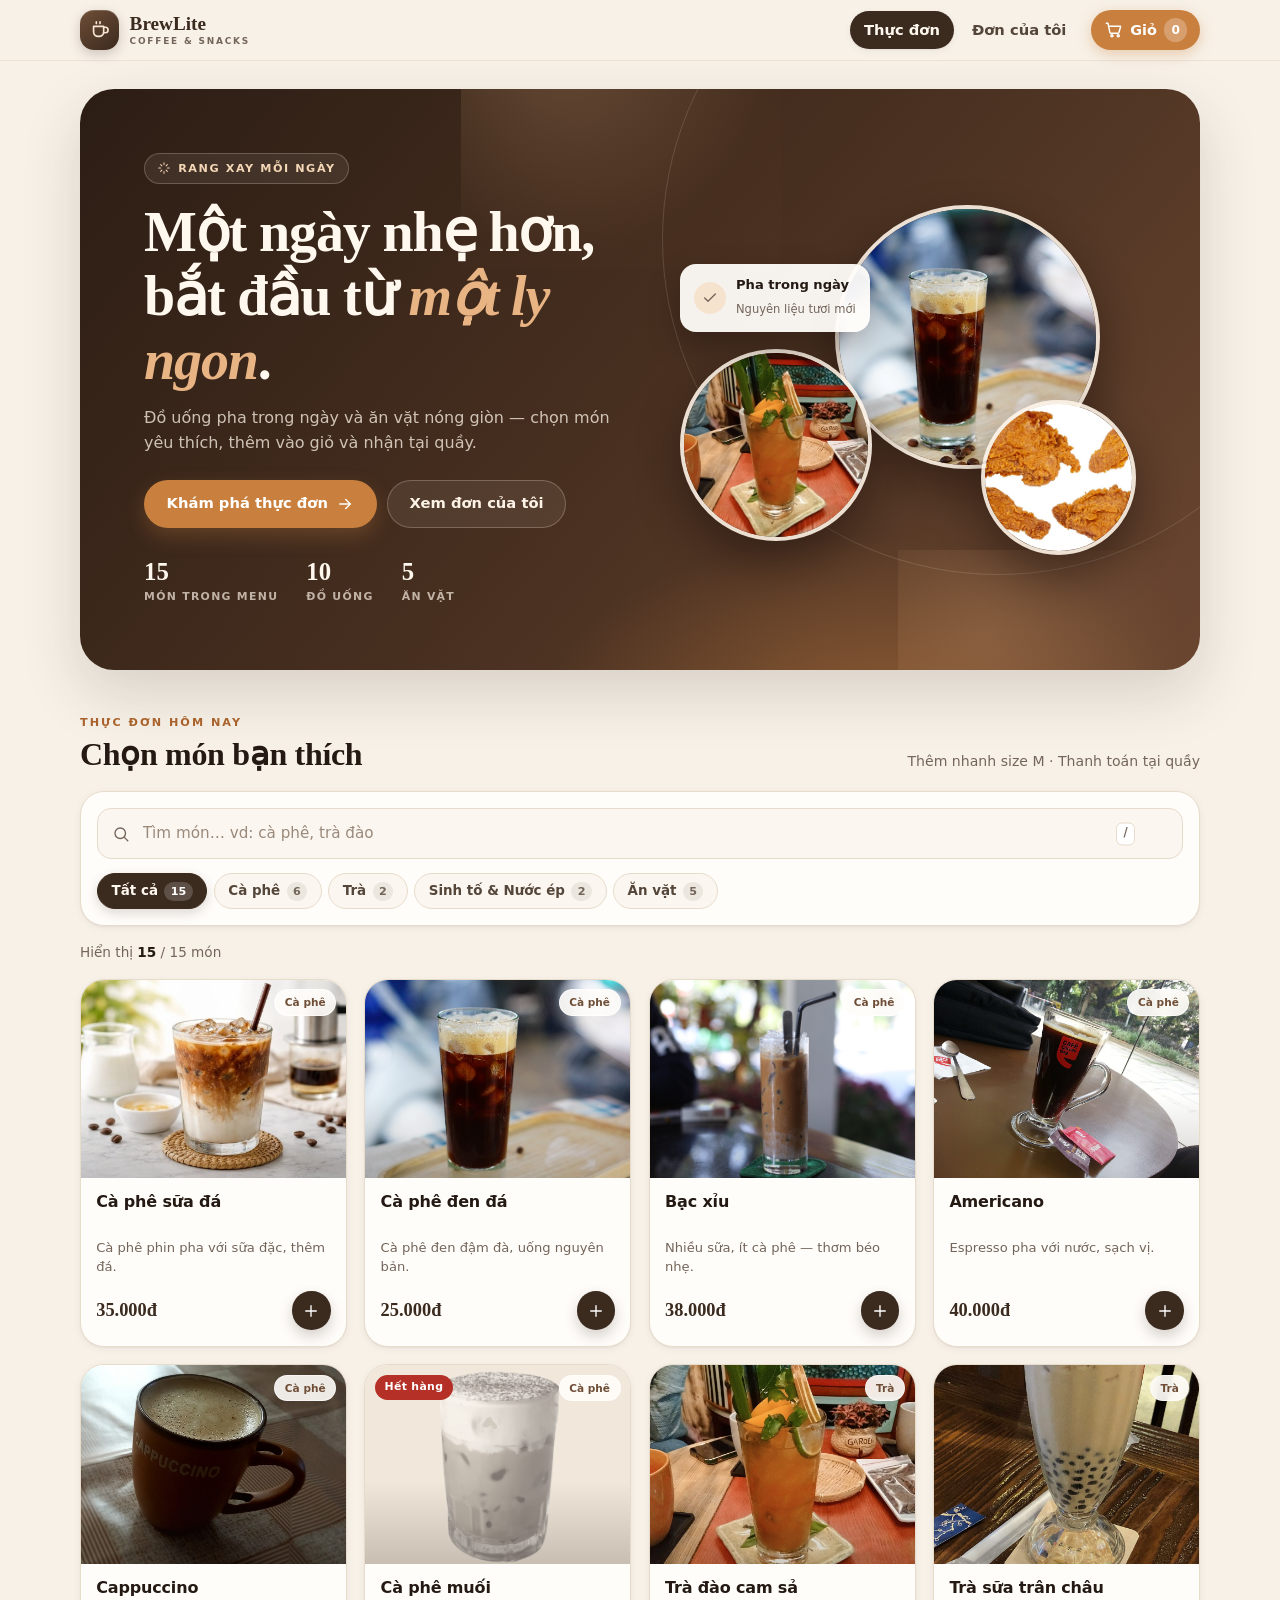
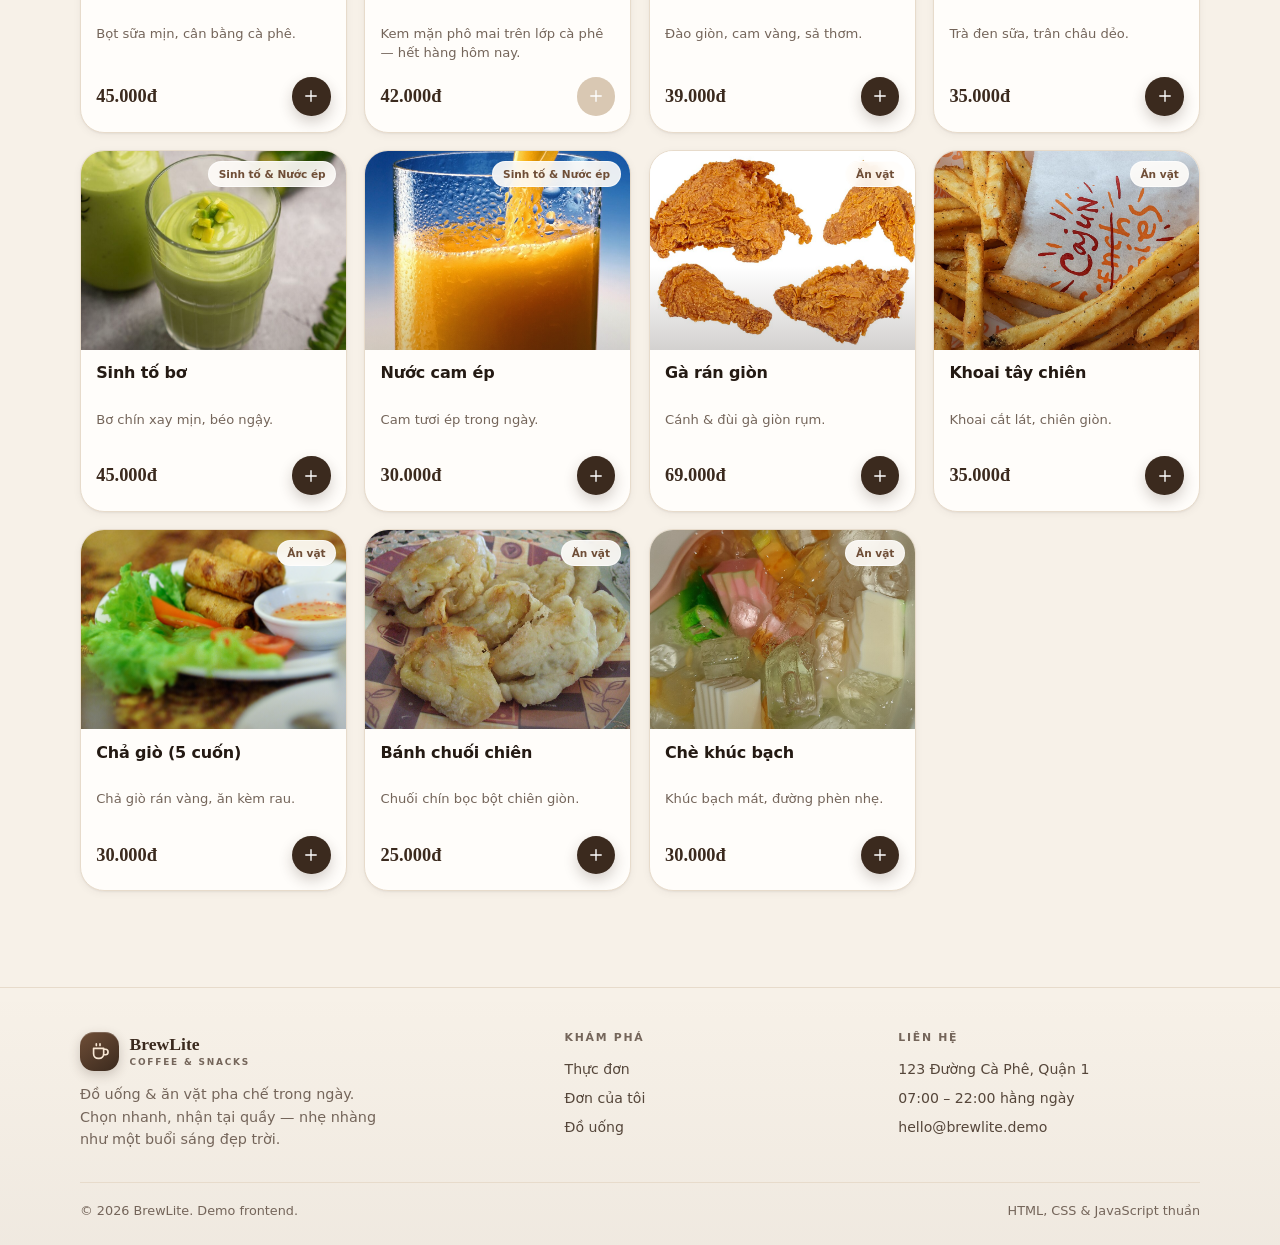
<file: index.html>
<!DOCTYPE html>
<html lang="vi">
<head>
  <meta charset="UTF-8" />
  <meta name="viewport" content="width=device-width, initial-scale=1.0" />
  <title>BrewLite — Thực đơn đồ uống &amp; ăn vặt</title>
  <meta name="description" content="Khám phá 15 món đồ uống và ăn vặt của BrewLite. Tìm kiếm, lọc theo danh mục và thêm nhanh vào giỏ." />
  <meta name="theme-color" content="#f7f1e8" />
  <link rel="icon" href="images/fallback.svg" type="image/svg+xml" />
  <link rel="stylesheet" href="css/base.css" />
  <link rel="stylesheet" href="css/menu.css" />
  <link rel="stylesheet" href="css/orders.css" />
</head>
<body>
  <a class="skip-link" href="#main">Bỏ qua điều hướng</a>

  <header class="site-header">
    <div class="site-header__inner">
      <a class="logo" href="index.html" aria-label="BrewLite — trang chủ">
        <span class="logo__mark" aria-hidden="true">
          <svg viewBox="0 0 24 24" fill="none" stroke="currentColor" stroke-width="1.8" stroke-linecap="round" stroke-linejoin="round">
            <path d="M5 8h11v6a5 5 0 0 1-5 5h-1a5 5 0 0 1-5-5V8Z" />
            <path d="M16 9h1.8a3 3 0 0 1 0 6H16" />
            <path d="M8 3v2M12 3v2" />
          </svg>
        </span>
        <span class="logo__text">
          BrewLite
          <span class="logo__tag">Coffee &amp; Snacks</span>
        </span>
      </a>

      <nav class="site-nav" aria-label="Điều hướng chính">
        <a href="index.html" class="nav-link is-active" aria-current="page">Thực đơn</a>
        <a href="orders.html" class="nav-link">Đơn của tôi</a>
        <button class="cart-btn" type="button" data-cart-open aria-haspopup="dialog" aria-label="Mở giỏ hàng">
          <svg viewBox="0 0 24 24" fill="none" stroke="currentColor" stroke-width="1.8" stroke-linecap="round" stroke-linejoin="round" aria-hidden="true">
            <path d="M3 4h2l2.3 11.2a2 2 0 0 0 2 1.6h7.8a2 2 0 0 0 1.9-1.4L21 8H6" />
            <circle cx="10" cy="20" r="1.3" />
            <circle cx="18" cy="20" r="1.3" />
          </svg>
          <span class="cart-btn__label">Giỏ</span>
          <span class="cart-btn__count" data-cart-count>0</span>
        </button>
      </nav>
    </div>
  </header>

  <main class="page" id="main">
    <section class="menu-hero" aria-labelledby="hero-title">
      <span class="menu-hero__glow" aria-hidden="true"></span>
      <span class="liquid-blob liquid-blob--a" aria-hidden="true"></span>
      <span class="liquid-blob liquid-blob--b" aria-hidden="true"></span>

      <div class="menu-hero__content">
        <span class="hero-eyebrow">
          <svg viewBox="0 0 24 24" fill="none" stroke="currentColor" stroke-width="1.8" stroke-linecap="round" stroke-linejoin="round" aria-hidden="true">
            <path d="M12 3v3M12 18v3M3 12h3M18 12h3" />
            <path d="m6.3 6.3 2.1 2.1M15.6 15.6l2.1 2.1M17.7 6.3l-2.1 2.1M8.4 15.6l-2.1 2.1" />
          </svg>
          Rang xay mỗi ngày
        </span>
        <h1 id="hero-title">Một ngày nhẹ hơn,<br />bắt đầu từ <em>một ly ngon</em>.</h1>
        <p class="hero-sub">Đồ uống pha trong ngày và ăn vặt nóng giòn — chọn món yêu thích, thêm vào giỏ và nhận tại quầy.</p>
        <div class="hero-actions">
          <a class="btn btn--accent" href="#menu">
            Khám phá thực đơn
            <svg viewBox="0 0 24 24" fill="none" stroke="currentColor" stroke-width="1.8" stroke-linecap="round" stroke-linejoin="round" aria-hidden="true">
              <path d="M5 12h14" />
              <path d="m13 6 6 6-6 6" />
            </svg>
          </a>
          <a class="btn btn--ghost" href="orders.html">Xem đơn của tôi</a>
        </div>
        <div class="hero-stats">
          <div class="hero-stat"><strong>15</strong><span>Món trong menu</span></div>
          <div class="hero-stat"><strong>10</strong><span>Đồ uống</span></div>
          <div class="hero-stat"><strong>5</strong><span>Ăn vặt</span></div>
        </div>
      </div>

      <div class="hero-visual" aria-hidden="true">
        <div class="hero-photo hero-photo--1"><img src="images/image1.jpeg" alt="" /></div>
        <div class="hero-photo hero-photo--2"><img src="images/tra-dao.jpg" alt="" /></div>
        <div class="hero-photo hero-photo--3"><img src="images/ga-ran.jpg" alt="" /></div>
        <div class="hero-card">
          <span class="hero-card__icon">
            <svg viewBox="0 0 24 24" fill="none" stroke="currentColor" stroke-width="2" stroke-linecap="round" stroke-linejoin="round">
              <path d="m20 6-11 11-5-5" />
            </svg>
          </span>
          <div>
            <strong>Pha trong ngày</strong>
            <span>Nguyên liệu tươi mới</span>
          </div>
        </div>
      </div>
    </section>

    <section class="menu-section" id="menu" aria-labelledby="menu-heading">
      <div class="section-head">
        <div>
          <p class="eyebrow">Thực đơn hôm nay</p>
          <h2 class="section-title" id="menu-heading">Chọn món bạn thích</h2>
        </div>
        <p class="section-sub">Thêm nhanh size M · Thanh toán tại quầy</p>
      </div>

      <div class="menu-toolbar">
        <div class="search">
          <span class="search__icon" aria-hidden="true">
            <svg viewBox="0 0 24 24" fill="none" stroke="currentColor" stroke-width="1.8" stroke-linecap="round" stroke-linejoin="round">
              <circle cx="11" cy="11" r="7" />
              <path d="m16.5 16.5 4.5 4.5" />
            </svg>
          </span>
          <label class="visually-hidden" for="search-input">Tìm món</label>
          <input
            id="search-input"
            type="search"
            placeholder="Tìm món… vd: cà phê, trà đào"
            autocomplete="off"
          />
          <button class="search__clear" id="search-clear" type="button" aria-label="Xóa từ khóa" hidden>
            <svg viewBox="0 0 24 24" fill="none" stroke="currentColor" stroke-width="2" stroke-linecap="round" aria-hidden="true">
              <path d="M6 6l12 12M18 6 6 18" />
            </svg>
          </button>
          <kbd>/</kbd>
        </div>
        <div class="category-filter" id="category-filter" role="group" aria-label="Lọc theo danh mục"></div>
      </div>

      <div class="results-meta">
        <span id="results-text">Đang tải thực đơn…</span>
        <button class="link-btn" id="reset-filters" type="button" hidden>Xóa bộ lọc</button>
      </div>

      <section id="menu-content" aria-live="polite" aria-busy="true"></section>
    </section>
  </main>

  <footer class="site-footer">
    <div class="site-footer__inner">
      <div class="footer-brand">
        <a class="logo" href="index.html" aria-label="BrewLite — trang chủ">
          <span class="logo__mark" aria-hidden="true">
            <svg viewBox="0 0 24 24" fill="none" stroke="currentColor" stroke-width="1.8" stroke-linecap="round" stroke-linejoin="round">
              <path d="M5 8h11v6a5 5 0 0 1-5 5h-1a5 5 0 0 1-5-5V8Z" />
              <path d="M16 9h1.8a3 3 0 0 1 0 6H16" />
              <path d="M8 3v2M12 3v2" />
            </svg>
          </span>
          <span class="logo__text">BrewLite<span class="logo__tag">Coffee &amp; Snacks</span></span>
        </a>
        <p>Đồ uống &amp; ăn vặt pha chế trong ngày. Chọn nhanh, nhận tại quầy — nhẹ nhàng như một buổi sáng đẹp trời.</p>
      </div>
      <div class="footer-col">
        <h3>Khám phá</h3>
        <a href="index.html">Thực đơn</a>
        <a href="orders.html">Đơn của tôi</a>
        <a href="#menu">Đồ uống</a>
      </div>
      <div class="footer-col">
        <h3>Liên hệ</h3>
        <span>123 Đường Cà Phê, Quận 1</span>
        <span>07:00 – 22:00 hằng ngày</span>
        <span>hello@brewlite.demo</span>
      </div>
      <div class="footer-bottom">
        <span>© 2026 BrewLite. Demo frontend.</span>
        <span>HTML, CSS &amp; JavaScript thuần</span>
      </div>
    </div>
  </footer>

  <dialog class="cart-dialog" id="cart-dialog" aria-labelledby="cart-title">
    <div class="cart-dialog__head">
      <div>
        <p class="eyebrow">Giỏ của bạn</p>
        <h2 id="cart-title">Món đã chọn</h2>
      </div>
      <button class="icon-btn" type="button" data-cart-close aria-label="Đóng giỏ hàng">
        <svg viewBox="0 0 24 24" fill="none" stroke="currentColor" stroke-width="2" stroke-linecap="round" aria-hidden="true">
          <path d="M6 6l12 12M18 6 6 18" />
        </svg>
      </button>
    </div>
    <div class="cart-dialog__body" id="cart-items"></div>
    <div class="cart-dialog__foot" id="cart-foot" hidden></div>
  </dialog>

  <script src="js/data.js"></script>
  <script src="js/utils.js"></script>
  <script src="js/cart.js"></script>
  <script src="js/menu.js"></script>
</body>
</html>
</file>
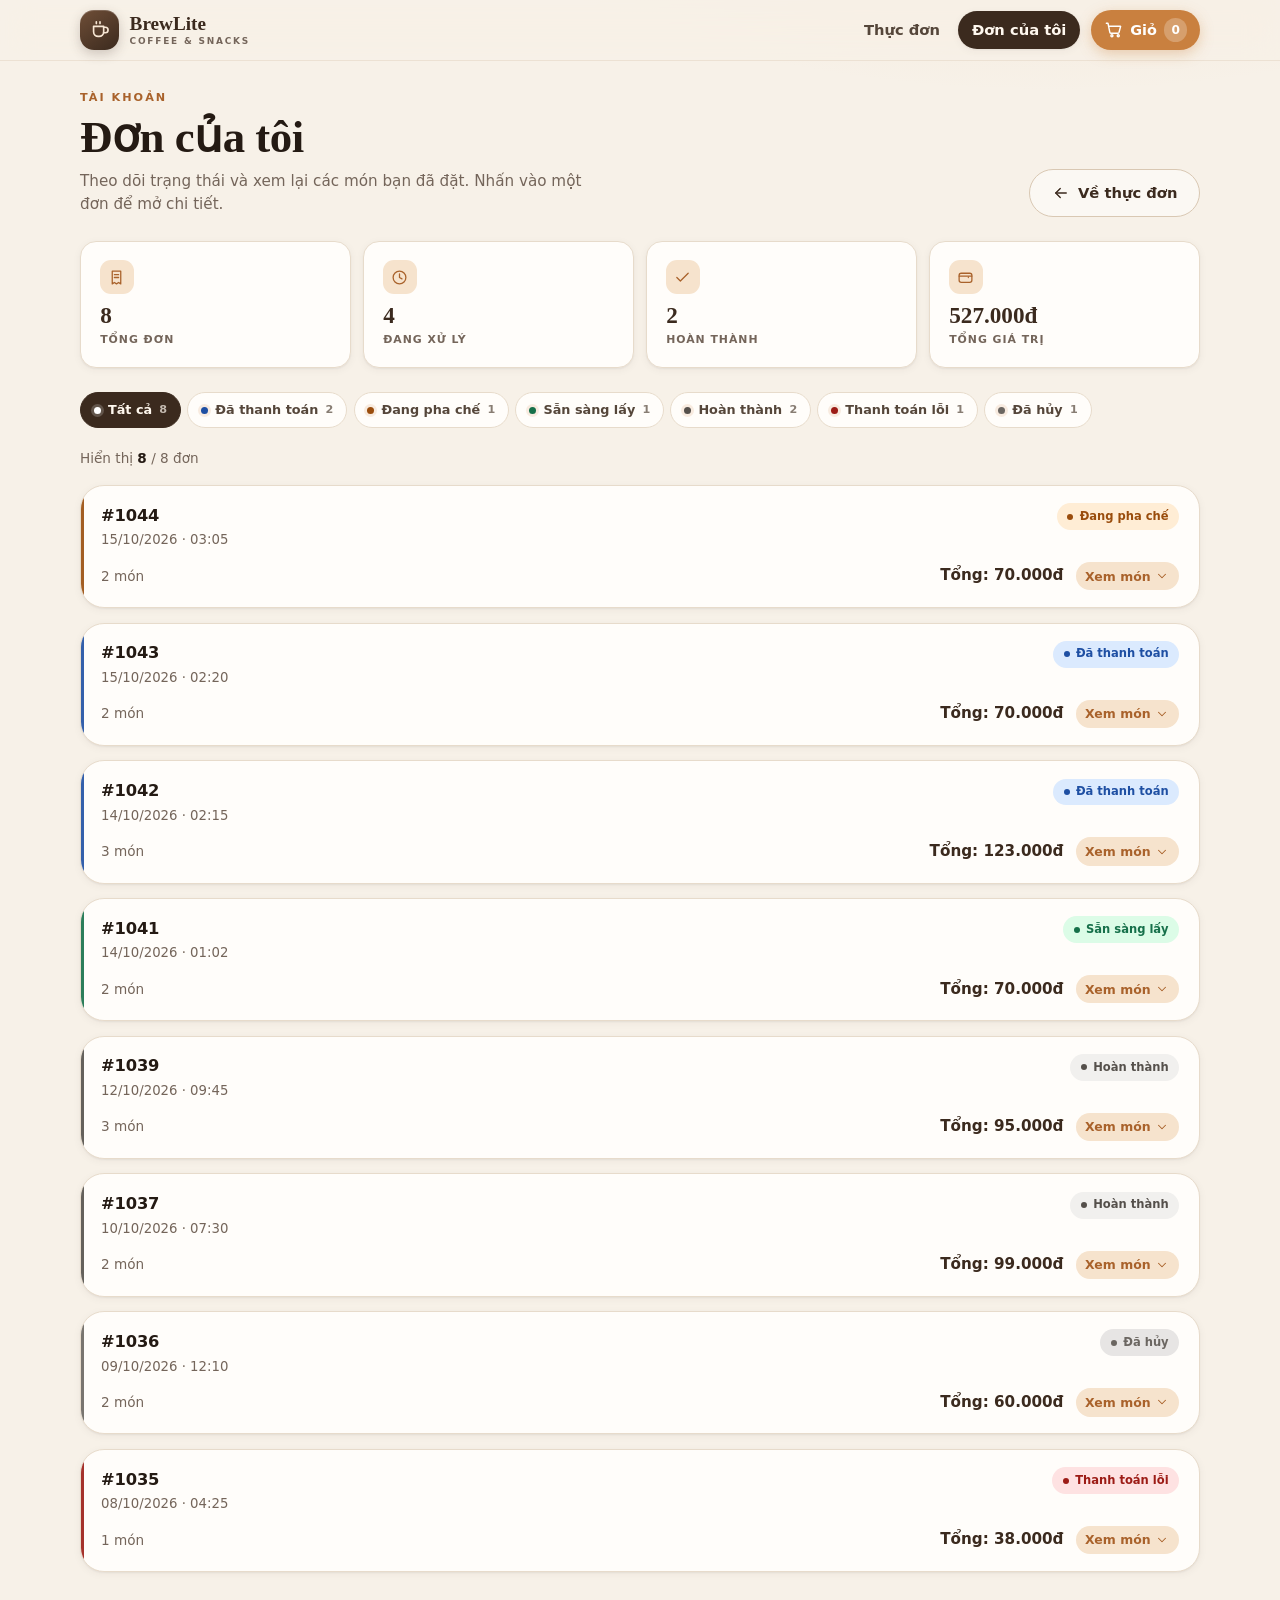
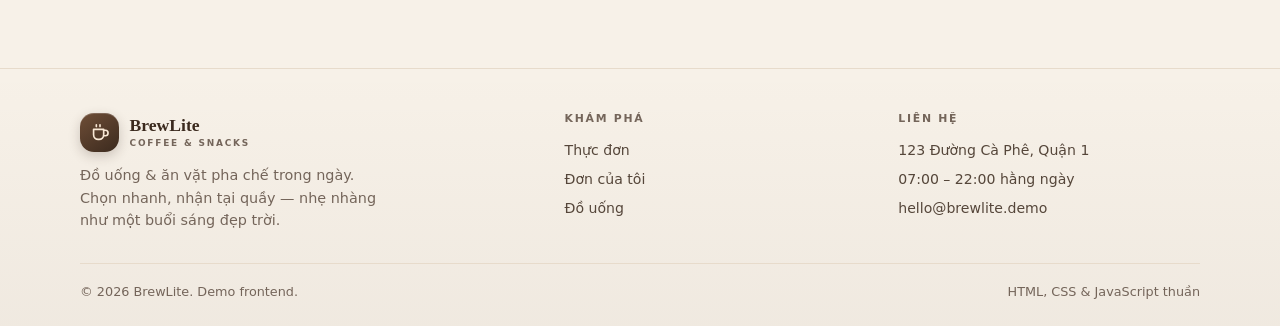
<file: orders.html>
<!DOCTYPE html>
<html lang="vi">
<head>
  <meta charset="UTF-8" />
  <meta name="viewport" content="width=device-width, initial-scale=1.0" />
  <title>BrewLite — Đơn của tôi</title>
  <meta name="description" content="Theo dõi trạng thái đơn hàng BrewLite và xem lại chi tiết các món đã đặt." />
  <meta name="theme-color" content="#f7f1e8" />
  <link rel="icon" href="images/fallback.svg" type="image/svg+xml" />
  <link rel="stylesheet" href="css/base.css" />
  <link rel="stylesheet" href="css/menu.css" />
  <link rel="stylesheet" href="css/orders.css" />
</head>
<body>
  <a class="skip-link" href="#main">Bỏ qua điều hướng</a>

  <header class="site-header">
    <div class="site-header__inner">
      <a class="logo" href="index.html" aria-label="BrewLite — trang chủ">
        <span class="logo__mark" aria-hidden="true">
          <svg viewBox="0 0 24 24" fill="none" stroke="currentColor" stroke-width="1.8" stroke-linecap="round" stroke-linejoin="round">
            <path d="M5 8h11v6a5 5 0 0 1-5 5h-1a5 5 0 0 1-5-5V8Z" />
            <path d="M16 9h1.8a3 3 0 0 1 0 6H16" />
            <path d="M8 3v2M12 3v2" />
          </svg>
        </span>
        <span class="logo__text">
          BrewLite
          <span class="logo__tag">Coffee &amp; Snacks</span>
        </span>
      </a>

      <nav class="site-nav" aria-label="Điều hướng chính">
        <a href="index.html" class="nav-link">Thực đơn</a>
        <a href="orders.html" class="nav-link is-active" aria-current="page">Đơn của tôi</a>
        <button class="cart-btn" type="button" data-cart-open aria-haspopup="dialog" aria-label="Mở giỏ hàng">
          <svg viewBox="0 0 24 24" fill="none" stroke="currentColor" stroke-width="1.8" stroke-linecap="round" stroke-linejoin="round" aria-hidden="true">
            <path d="M3 4h2l2.3 11.2a2 2 0 0 0 2 1.6h7.8a2 2 0 0 0 1.9-1.4L21 8H6" />
            <circle cx="10" cy="20" r="1.3" />
            <circle cx="18" cy="20" r="1.3" />
          </svg>
          <span class="cart-btn__label">Giỏ</span>
          <span class="cart-btn__count" data-cart-count>0</span>
        </button>
      </nav>
    </div>
  </header>

  <main class="page" id="main">
    <div class="page-head">
      <div>
        <p class="eyebrow">Tài khoản</p>
        <h1 class="page-title">Đơn của tôi</h1>
        <p class="page-subtitle">Theo dõi trạng thái và xem lại các món bạn đã đặt. Nhấn vào một đơn để mở chi tiết.</p>
      </div>
      <a class="btn btn--ghost" href="index.html">
        <svg viewBox="0 0 24 24" fill="none" stroke="currentColor" stroke-width="1.8" stroke-linecap="round" stroke-linejoin="round" aria-hidden="true">
          <path d="M19 12H5" />
          <path d="m11 18-6-6 6-6" />
        </svg>
        Về thực đơn
      </a>
    </div>

    <section class="order-stats" id="order-stats" aria-label="Tổng quan đơn hàng"></section>
    <div class="status-filter" id="order-filters" role="group" aria-label="Lọc theo trạng thái" hidden></div>

    <div class="results-meta">
      <span id="orders-results-text">Đang tải đơn hàng…</span>
    </div>

    <section id="orders-content" aria-live="polite" aria-busy="true"></section>
  </main>

  <footer class="site-footer">
    <div class="site-footer__inner">
      <div class="footer-brand">
        <a class="logo" href="index.html" aria-label="BrewLite — trang chủ">
          <span class="logo__mark" aria-hidden="true">
            <svg viewBox="0 0 24 24" fill="none" stroke="currentColor" stroke-width="1.8" stroke-linecap="round" stroke-linejoin="round">
              <path d="M5 8h11v6a5 5 0 0 1-5 5h-1a5 5 0 0 1-5-5V8Z" />
              <path d="M16 9h1.8a3 3 0 0 1 0 6H16" />
              <path d="M8 3v2M12 3v2" />
            </svg>
          </span>
          <span class="logo__text">BrewLite<span class="logo__tag">Coffee &amp; Snacks</span></span>
        </a>
        <p>Đồ uống &amp; ăn vặt pha chế trong ngày. Chọn nhanh, nhận tại quầy — nhẹ nhàng như một buổi sáng đẹp trời.</p>
      </div>
      <div class="footer-col">
        <h3>Khám phá</h3>
        <a href="index.html">Thực đơn</a>
        <a href="orders.html">Đơn của tôi</a>
        <a href="index.html#menu">Đồ uống</a>
      </div>
      <div class="footer-col">
        <h3>Liên hệ</h3>
        <span>123 Đường Cà Phê, Quận 1</span>
        <span>07:00 – 22:00 hằng ngày</span>
        <span>hello@brewlite.demo</span>
      </div>
      <div class="footer-bottom">
        <span>© 2026 BrewLite. Demo frontend.</span>
        <span>HTML, CSS &amp; JavaScript thuần</span>
      </div>
    </div>
  </footer>

  <dialog class="cart-dialog" id="cart-dialog" aria-labelledby="cart-title">
    <div class="cart-dialog__head">
      <div>
        <p class="eyebrow">Giỏ của bạn</p>
        <h2 id="cart-title">Món đã chọn</h2>
      </div>
      <button class="icon-btn" type="button" data-cart-close aria-label="Đóng giỏ hàng">
        <svg viewBox="0 0 24 24" fill="none" stroke="currentColor" stroke-width="2" stroke-linecap="round" aria-hidden="true">
          <path d="M6 6l12 12M18 6 6 18" />
        </svg>
      </button>
    </div>
    <div class="cart-dialog__body" id="cart-items"></div>
    <div class="cart-dialog__foot" id="cart-foot" hidden></div>
  </dialog>

  <script src="js/data.js"></script>
  <script src="js/utils.js"></script>
  <script src="js/cart.js"></script>
  <script src="js/orders.js"></script>
</body>
</html>
</file>
<file: css/base.css>
:root {
  --bg: #f7f1e8;
  --bg-soft: #f1e7da;
  --surface: #fffdfa;
  --surface-2: #fbf6ef;
  --ink: #241a13;
  --ink-soft: #55463a;
  --muted: #74655a;
  --brand: #3b2a1e;
  --brand-2: #6f4e37;
  --accent: #c9803f;
  --accent-strong: #a9622b;
  --accent-soft: #f6e3cd;
  --line: #e7dbcb;
  --line-strong: #d9c8b3;
  --danger: #b3261e;
  --success: #2f7d5c;
  --radius-sm: 10px;
  --radius-md: 16px;
  --radius-lg: 24px;
  --radius-xl: 34px;
  --shadow-sm: 0 1px 2px rgba(59, 42, 30, 0.06), 0 2px 8px rgba(59, 42, 30, 0.05);
  --shadow-md: 0 8px 24px rgba(59, 42, 30, 0.1);
  --shadow-lg: 0 24px 60px rgba(59, 42, 30, 0.16);
  --font-body: "Segoe UI", system-ui, -apple-system, Roboto, "Helvetica Neue", Arial, sans-serif;
  --font-display: "Iowan Old Style", "Palatino Linotype", "Book Antiqua", Georgia, serif;
  --ease: cubic-bezier(0.22, 0.61, 0.36, 1);
  --container: 1160px;
}

*,
*::before,
*::after {
  box-sizing: border-box;
}

html {
  -webkit-text-size-adjust: 100%;
  scroll-behavior: smooth;
}

body {
  margin: 0;
  font-family: var(--font-body);
  font-size: 16px;
  line-height: 1.55;
  background: radial-gradient(1100px 520px at 82% -12%, rgba(233, 180, 131, 0.28), transparent 62%), var(--bg);
  background-repeat: no-repeat;
  color: var(--ink);
  -webkit-font-smoothing: antialiased;
  text-rendering: optimizeLegibility;
}

img {
  max-width: 100%;
  display: block;
}

a {
  color: inherit;
  text-decoration: none;
}

button,
input {
  font: inherit;
  color: inherit;
}

button {
  border: 0;
  background: none;
  cursor: pointer;
}

h1,
h2,
h3 {
  margin: 0;
  font-family: var(--font-display);
  font-weight: 600;
  line-height: 1.15;
  letter-spacing: -0.01em;
}

p {
  margin: 0;
}

svg {
  flex: none;
}

[hidden] {
  display: none !important;
}

::selection {
  background: var(--accent-soft);
  color: var(--brand);
}

:focus-visible {
  outline: 2px solid var(--accent);
  outline-offset: 3px;
  border-radius: 6px;
}

.skip-link {
  position: absolute;
  left: 1rem;
  top: -4rem;
  z-index: 200;
  padding: 0.65rem 1.1rem;
  border-radius: 0 0 12px 12px;
  background: var(--brand);
  color: #fff8ef;
  font-weight: 700;
  transition: top 0.2s var(--ease);
}

.skip-link:focus {
  top: 0;
}

.visually-hidden {
  position: absolute !important;
  width: 1px;
  height: 1px;
  margin: -1px;
  padding: 0;
  border: 0;
  clip: rect(0 0 0 0);
  overflow: hidden;
  white-space: nowrap;
}

.site-header {
  position: sticky;
  top: 0;
  z-index: 50;
  background: rgba(247, 241, 232, 0.82);
  border-bottom: 1px solid rgba(231, 219, 203, 0.75);
  backdrop-filter: blur(16px) saturate(160%);
  -webkit-backdrop-filter: blur(16px) saturate(160%);
}

.site-header__inner {
  max-width: var(--container);
  margin: 0 auto;
  padding: 0.65rem 1.25rem;
  display: flex;
  align-items: center;
  justify-content: space-between;
  gap: 1rem;
}

.logo {
  display: inline-flex;
  align-items: center;
  gap: 0.65rem;
  color: var(--brand);
  font-family: var(--font-display);
  font-size: 1.2rem;
  font-weight: 700;
  line-height: 1;
}

.logo__mark {
  display: grid;
  place-items: center;
  width: 2.45rem;
  height: 2.45rem;
  border-radius: 14px;
  background: linear-gradient(145deg, var(--brand-2), var(--brand));
  color: #f8e7d4;
  box-shadow: inset 0 1px 0 rgba(255, 255, 255, 0.18), 0 4px 12px rgba(59, 42, 30, 0.22);
  transition: border-radius 0.55s var(--ease), transform 0.45s var(--ease);
}

.logo:hover .logo__mark {
  border-radius: 46% 54% 52% 48% / 54% 45% 55% 46%;
  transform: rotate(-5deg) scale(1.05);
}

.logo__mark svg {
  width: 22px;
  height: 22px;
}

.logo__text {
  display: flex;
  flex-direction: column;
}

.logo__tag {
  margin-top: 0.28rem;
  font-family: var(--font-body);
  font-size: 0.56rem;
  font-weight: 700;
  letter-spacing: 0.2em;
  text-transform: uppercase;
  color: var(--muted);
}

.site-nav {
  display: flex;
  align-items: center;
  gap: 0.3rem;
}

.nav-link {
  display: inline-flex;
  align-items: center;
  padding: 0.5rem 0.85rem;
  border-radius: 999px;
  white-space: nowrap;
  font-size: 0.92rem;
  font-weight: 600;
  color: var(--ink-soft);
  transition: color 0.18s, background 0.18s;
}

.nav-link:hover {
  color: var(--brand);
  background: rgba(201, 128, 63, 0.1);
}

.nav-link.is-active {
  background: var(--brand);
  color: #fff8ef;
  box-shadow: var(--shadow-sm);
}

.cart-btn {
  display: inline-flex;
  align-items: center;
  gap: 0.45rem;
  margin-left: 0.4rem;
  padding: 0.5rem 0.8rem;
  border-radius: 999px;
  background: var(--accent);
  color: #fff;
  font-size: 0.9rem;
  font-weight: 700;
  box-shadow: 0 4px 14px rgba(201, 128, 63, 0.35);
  transition: transform 0.2s var(--ease), background 0.2s;
}

.cart-btn:hover {
  background: var(--accent-strong);
  transform: translateY(-1px);
}

.cart-btn svg {
  width: 19px;
  height: 19px;
}

.cart-btn__count {
  display: inline-grid;
  place-items: center;
  min-width: 1.45rem;
  height: 1.45rem;
  padding: 0 0.35rem;
  border-radius: 999px;
  background: rgba(255, 255, 255, 0.24);
  font-size: 0.76rem;
  font-weight: 800;
}

.cart-btn.is-bumped .cart-btn__count {
  animation: bump 0.4s var(--ease);
}

@keyframes bump {
  0%,
  100% {
    transform: scale(1);
  }
  40% {
    transform: scale(1.3);
  }
}

.page {
  max-width: var(--container);
  margin: 0 auto;
  padding: 1.75rem 1.25rem 4rem;
}

.page-head {
  display: flex;
  align-items: flex-end;
  justify-content: space-between;
  flex-wrap: wrap;
  gap: 1rem;
}

.eyebrow {
  font-size: 0.7rem;
  font-weight: 800;
  letter-spacing: 0.18em;
  text-transform: uppercase;
  color: var(--accent-strong);
}

.page-title {
  margin-top: 0.35rem;
  font-size: clamp(2rem, 4vw, 2.8rem);
}

.page-subtitle {
  margin-top: 0.4rem;
  max-width: 54ch;
  color: var(--muted);
  font-size: 0.95rem;
}

.section-head {
  display: flex;
  align-items: flex-end;
  justify-content: space-between;
  flex-wrap: wrap;
  gap: 0.5rem 1.5rem;
  margin: 2.75rem 0 1.1rem;
}

.section-title {
  margin-top: 0.3rem;
  font-size: clamp(1.5rem, 3vw, 2rem);
}

.section-sub {
  color: var(--muted);
  font-size: 0.88rem;
}

.btn,
.chip,
.cart-btn,
.nav-link,
.icon-btn,
.status-chip,
.order-card__toggle,
.product-card__add,
.search__clear {
  position: relative;
  overflow: hidden;
}

.ripple {
  position: absolute;
  border-radius: 50%;
  background: currentColor;
  opacity: 0.26;
  transform: scale(0);
  pointer-events: none;
  animation: ripple-out 0.6s ease-out forwards;
}

@keyframes ripple-out {
  to {
    opacity: 0;
    transform: scale(2.8);
  }
}

.btn {
  display: inline-flex;
  align-items: center;
  justify-content: center;
  gap: 0.5rem;
  padding: 0.72rem 1.35rem;
  border: 1px solid transparent;
  border-radius: 999px;
  font-size: 0.92rem;
  font-weight: 700;
  white-space: nowrap;
  transition: transform 0.2s var(--ease), background 0.2s, border-color 0.2s, box-shadow 0.2s;
}

.btn svg {
  width: 18px;
  height: 18px;
}

.btn--primary {
  background: var(--brand);
  color: #fff8ef;
  box-shadow: 0 8px 20px rgba(59, 42, 30, 0.2);
}

.btn--primary:hover {
  background: var(--brand-2);
  transform: translateY(-1px);
}

.btn--accent {
  background: var(--accent);
  color: #fff;
  box-shadow: 0 8px 20px rgba(201, 128, 63, 0.28);
}

.btn--accent:hover {
  background: var(--accent-strong);
  transform: translateY(-1px);
}

.btn--ghost {
  border-color: var(--line-strong);
  background: rgba(255, 255, 255, 0.5);
  color: var(--brand);
}

.btn--ghost:hover {
  border-color: var(--accent);
  background: #fff;
}

.btn--block {
  width: 100%;
}

.icon-btn {
  display: inline-grid;
  place-items: center;
  width: 2.4rem;
  height: 2.4rem;
  border-radius: 50%;
  color: var(--ink-soft);
  transition: background 0.18s, color 0.18s;
}

.icon-btn:hover {
  background: var(--bg-soft);
  color: var(--brand);
}

.icon-btn svg {
  width: 20px;
  height: 20px;
}

.state-box {
  display: flex;
  flex-direction: column;
  align-items: center;
  gap: 0.8rem;
  padding: 4rem 1.5rem;
  border: 1px dashed var(--line-strong);
  border-radius: var(--radius-lg);
  background: var(--surface);
  text-align: center;
}

.state-box__icon {
  display: grid;
  place-items: center;
  width: 4.25rem;
  height: 4.25rem;
  border-radius: 50%;
  background: var(--accent-soft);
  color: var(--accent-strong);
}

.state-box__icon svg {
  width: 30px;
  height: 30px;
}

.state-box h2 {
  font-size: 1.4rem;
}

.state-box p {
  max-width: 36ch;
  color: var(--muted);
  font-size: 0.93rem;
}

.state-box .btn {
  margin-top: 0.4rem;
}

.skeleton-card {
  overflow: hidden;
  border: 1px solid var(--line);
  border-radius: var(--radius-lg);
  background: var(--surface);
}

.skeleton-block {
  background: linear-gradient(90deg, #ede3d6 25%, #f6efe6 37%, #ede3d6 63%);
  background-size: 400% 100%;
  animation: shimmer 1.4s ease infinite;
}

.skeleton-card .skeleton-block:first-child {
  aspect-ratio: 4 / 3;
}

.skeleton-card__body {
  display: grid;
  gap: 0.5rem;
  padding: 0.9rem 1rem 1.1rem;
}

.skeleton-line {
  height: 0.8rem;
  border-radius: 6px;
  background: linear-gradient(90deg, #ede3d6 25%, #f6efe6 37%, #ede3d6 63%);
  background-size: 400% 100%;
  animation: shimmer 1.4s ease infinite;
}

.skeleton-line.short {
  width: 55%;
}

@keyframes shimmer {
  0% {
    background-position: 100% 0;
  }
  100% {
    background-position: 0 0;
  }
}

#toast {
  position: fixed;
  left: 50%;
  bottom: 1.5rem;
  z-index: 150;
  width: max-content;
  max-width: calc(100vw - 2rem);
  padding: 0.72rem 1.25rem;
  border-radius: 999px;
  background: var(--brand);
  color: #fff8ef;
  font-size: 0.9rem;
  font-weight: 600;
  text-align: center;
  opacity: 0;
  pointer-events: none;
  transform: translate(-50%, 1rem);
  transition: opacity 0.25s var(--ease), transform 0.25s var(--ease);
  box-shadow: var(--shadow-lg);
}

#toast.is-visible {
  opacity: 1;
  transform: translate(-50%, 0);
}

.cart-dialog #toast {
  position: absolute;
  bottom: 10.5rem;
  max-width: calc(100% - 2.5rem);
  font-size: 0.84rem;
}

.cart-dialog {
  width: min(420px, 100%);
  max-width: 420px;
  height: 100vh;
  height: 100dvh;
  max-height: 100vh;
  max-height: 100dvh;
  margin: 0 0 0 auto;
  padding: 0;
  border: 0;
  background: var(--surface);
  color: var(--ink);
  box-shadow: var(--shadow-lg);
}

.cart-dialog[open] {
  display: flex;
  flex-direction: column;
  animation: drawer-in 0.3s var(--ease);
}

.cart-dialog::backdrop {
  background: rgba(36, 26, 19, 0.45);
  backdrop-filter: blur(3px);
}

@keyframes drawer-in {
  from {
    transform: translateX(100%);
  }
  to {
    transform: translateX(0);
  }
}

.cart-dialog__head {
  display: flex;
  align-items: center;
  justify-content: space-between;
  gap: 1rem;
  padding: 1.25rem 1.25rem 0.85rem;
  border-bottom: 1px solid var(--line);
}

.cart-dialog__head h2 {
  margin-top: 0.2rem;
  font-size: 1.5rem;
}

.cart-dialog__body {
  display: grid;
  flex: 1;
  align-content: start;
  gap: 0.9rem;
  padding: 1.1rem 1.25rem;
  overflow-y: auto;
}

.cart-dialog__foot {
  display: grid;
  gap: 0.8rem;
  padding: 1.15rem 1.25rem 1.4rem;
  border-top: 1px solid var(--line);
  background: var(--surface-2);
}

.cart-item {
  display: grid;
  grid-template-columns: 58px 1fr auto;
  gap: 0.8rem;
  align-items: start;
  padding-bottom: 0.9rem;
  border-bottom: 1px dashed var(--line);
}

.cart-item:last-child {
  border-bottom: 0;
  padding-bottom: 0;
}

.cart-item__media {
  width: 58px;
  height: 58px;
  border-radius: 12px;
  background: var(--bg-soft);
  object-fit: cover;
}

.cart-item__name {
  font-size: 0.94rem;
  font-weight: 700;
  line-height: 1.3;
}

.cart-item__meta {
  margin-top: 0.15rem;
  color: var(--muted);
  font-size: 0.79rem;
}

.cart-item__right {
  display: flex;
  flex-direction: column;
  align-items: flex-end;
  gap: 0.45rem;
}

.cart-item__total {
  color: var(--brand);
  font-size: 0.92rem;
  font-weight: 800;
}

.cart-item__remove {
  display: grid;
  place-items: center;
  width: 1.9rem;
  height: 1.9rem;
  border-radius: 50%;
  color: var(--muted);
  transition: background 0.18s, color 0.18s;
}

.cart-item__remove:hover {
  background: #fbe9e7;
  color: var(--danger);
}

.cart-item__remove svg {
  width: 16px;
  height: 16px;
}

.qty {
  display: inline-flex;
  align-items: center;
  gap: 0.15rem;
  margin-top: 0.5rem;
  padding: 0.15rem;
  border: 1px solid var(--line);
  border-radius: 999px;
  background: #fff;
}

.qty button {
  display: grid;
  place-items: center;
  width: 1.6rem;
  height: 1.6rem;
  border-radius: 50%;
  color: var(--ink-soft);
  transition: background 0.15s;
}

.qty button:hover {
  background: var(--bg-soft);
}

.qty button svg {
  width: 14px;
  height: 14px;
}

.qty span {
  min-width: 1.3rem;
  text-align: center;
  font-size: 0.84rem;
  font-weight: 700;
}

.cart-empty {
  display: flex;
  flex-direction: column;
  align-items: center;
  gap: 0.6rem;
  padding: 3rem 1rem;
  text-align: center;
}

.cart-empty__icon {
  display: grid;
  place-items: center;
  width: 4rem;
  height: 4rem;
  border-radius: 50%;
  background: var(--accent-soft);
  color: var(--accent-strong);
}

.cart-empty__icon svg {
  width: 28px;
  height: 28px;
}

.cart-empty h3 {
  font-size: 1.25rem;
}

.cart-empty p {
  max-width: 28ch;
  color: var(--muted);
  font-size: 0.9rem;
}

.cart-empty .btn {
  margin-top: 0.5rem;
}

.cart-subtotal {
  display: flex;
  align-items: baseline;
  justify-content: space-between;
  gap: 1rem;
  font-size: 1rem;
  font-weight: 800;
}

.cart-subtotal span:last-child {
  color: var(--brand);
  font-family: var(--font-display);
  font-size: 1.3rem;
}

.cart-note {
  color: var(--muted);
  font-size: 0.78rem;
}

.cart-actions {
  display: flex;
  gap: 0.5rem;
}

.cart-actions .btn {
  flex: 1;
  padding-inline: 0.75rem;
}

.site-footer {
  margin-top: 2rem;
  border-top: 1px solid var(--line);
  background: linear-gradient(180deg, transparent, rgba(59, 42, 30, 0.04));
}

.site-footer__inner {
  display: grid;
  grid-template-columns: 1.5fr 1fr 1fr;
  gap: 2rem;
  max-width: var(--container);
  margin: 0 auto;
  padding: 2.75rem 1.25rem 1.5rem;
}

.footer-brand p {
  max-width: 34ch;
  margin-top: 0.75rem;
  color: var(--muted);
  font-size: 0.9rem;
}

.footer-brand .logo {
  font-size: 1.1rem;
}

.footer-col h3 {
  margin-bottom: 0.7rem;
  color: var(--muted);
  font-family: var(--font-body);
  font-size: 0.68rem;
  font-weight: 800;
  letter-spacing: 0.16em;
  text-transform: uppercase;
}

.footer-col a,
.footer-col span {
  display: block;
  padding: 0.22rem 0;
  color: var(--ink-soft);
  font-size: 0.88rem;
}

.footer-col a:hover {
  color: var(--accent-strong);
}

.footer-bottom {
  display: flex;
  grid-column: 1 / -1;
  align-items: center;
  justify-content: space-between;
  flex-wrap: wrap;
  gap: 0.5rem 1rem;
  padding-top: 1.1rem;
  border-top: 1px solid var(--line);
  color: var(--muted);
  font-size: 0.8rem;
}

@keyframes fade-up {
  from {
    opacity: 0;
    transform: translateY(14px);
  }
  to {
    opacity: 1;
    transform: none;
  }
}

@media (min-width: 520px) {
  .cart-dialog {
    border-radius: 28px 0 0 28px;
  }
}

@media (max-width: 860px) {
  .site-footer__inner {
    grid-template-columns: 1fr 1fr;
  }

  .footer-brand {
    grid-column: 1 / -1;
  }
}

@media (max-width: 640px) {
  .site-header__inner {
    gap: 0.5rem;
    padding: 0.6rem 1rem;
  }

  .logo {
    font-size: 1.1rem;
  }

  .logo__mark {
    width: 2.2rem;
    height: 2.2rem;
    border-radius: 12px;
  }

  .logo__tag {
    display: none;
  }

  .nav-link {
    padding: 0.45rem 0.65rem;
    font-size: 0.85rem;
  }

  .cart-btn__label {
    display: none;
  }

  .cart-btn {
    gap: 0.3rem;
    padding: 0.45rem 0.65rem;
  }

  .page {
    padding: 1.25rem 1rem 3rem;
  }

  .site-footer__inner {
    grid-template-columns: 1fr;
    gap: 1.5rem;
    padding: 2rem 1rem 1.25rem;
  }

  .footer-brand {
    grid-column: auto;
  }
}

@media (max-width: 400px) {
  .site-header .logo__text {
    display: none;
  }
}

@media (max-width: 380px) {
  .site-header__inner {
    padding: 0.55rem 0.75rem;
  }

  .site-nav {
    gap: 0.15rem;
  }

  .nav-link {
    padding: 0.4rem 0.5rem;
    font-size: 0.8rem;
  }

  .cart-btn {
    margin-left: 0.15rem;
    padding: 0.4rem 0.55rem;
  }

  .page {
    padding-right: 0.75rem;
    padding-left: 0.75rem;
  }
}

@media (prefers-reduced-motion: reduce) {
  html {
    scroll-behavior: auto;
  }

  *,
  *::before,
  *::after {
    animation-delay: 0ms !important;
    animation-duration: 0.01ms !important;
    animation-iteration-count: 1 !important;
    transition-duration: 0.01ms !important;
  }
}
</file>
<file: css/menu.css>
.menu-hero {
  --mx: 50%;
  --my: 40%;
  position: relative;
  display: grid;
  grid-template-columns: 1.05fr 0.95fr;
  align-items: center;
  gap: 2rem;
  overflow: hidden;
  padding: clamp(2rem, 5vw, 4rem);
  border-radius: var(--radius-xl);
  background: linear-gradient(130deg, #2c1d14 0%, #4a3121 55%, #6a4630 100%);
  color: #fdf3e7;
  box-shadow: var(--shadow-lg);
}

.menu-hero__glow {
  position: absolute;
  inset: 0;
  background: radial-gradient(340px circle at var(--mx) var(--my), rgba(233, 180, 131, 0.2), transparent 68%);
  opacity: 0;
  pointer-events: none;
  transition: opacity 0.45s var(--ease);
}

.menu-hero:hover .menu-hero__glow {
  opacity: 1;
}

.liquid-blob {
  position: absolute;
  width: 320px;
  height: 320px;
  background: radial-gradient(circle at 32% 30%, rgba(233, 180, 131, 0.34), rgba(201, 128, 63, 0.02) 68%);
  opacity: 0.7;
  pointer-events: none;
  animation: blob-morph 11s ease-in-out infinite, blob-drift 9s ease-in-out infinite alternate;
}

.liquid-blob--a {
  top: -140px;
  left: 34%;
}

.liquid-blob--b {
  right: 2%;
  bottom: -160px;
  width: 280px;
  height: 280px;
  opacity: 0.55;
  animation-delay: -4s, -3s;
}

@keyframes blob-morph {
  0%,
  100% {
    border-radius: 42% 58% 63% 37% / 45% 42% 58% 55%;
  }
  33% {
    border-radius: 58% 42% 38% 62% / 55% 62% 38% 45%;
  }
  66% {
    border-radius: 38% 62% 55% 45% / 62% 38% 62% 38%;
  }
}

@keyframes blob-drift {
  from {
    transform: translate3d(0, 0, 0) scale(1);
  }
  to {
    transform: translate3d(18px, -16px, 0) scale(1.1);
  }
}

.menu-hero::before {
  content: "";
  position: absolute;
  inset: auto -10% -45% 30%;
  height: 80%;
  background: radial-gradient(closest-side, rgba(201, 128, 63, 0.38), transparent 70%);
  pointer-events: none;
}

.menu-hero::after {
  content: "";
  position: absolute;
  top: -32%;
  right: -12%;
  width: 60%;
  aspect-ratio: 1;
  border: 1px solid rgba(253, 243, 231, 0.14);
  border-radius: 50%;
  pointer-events: none;
}

.menu-hero__content {
  position: relative;
  z-index: 1;
}

.menu-hero__content > * {
  animation: fade-up 0.6s var(--ease) both;
}

.menu-hero__content > :nth-child(1) {
  animation-delay: 0.05s;
}

.menu-hero__content > :nth-child(2) {
  animation-delay: 0.12s;
}

.menu-hero__content > :nth-child(3) {
  animation-delay: 0.2s;
}

.menu-hero__content > :nth-child(4) {
  animation-delay: 0.28s;
}

.menu-hero__content > :nth-child(5) {
  animation-delay: 0.36s;
}

.hero-eyebrow {
  display: inline-flex;
  align-items: center;
  gap: 0.45rem;
  padding: 0.35rem 0.75rem;
  border: 1px solid rgba(253, 243, 231, 0.22);
  border-radius: 999px;
  background: rgba(253, 243, 231, 0.08);
  color: #f4d7b6;
  font-size: 0.7rem;
  font-weight: 700;
  letter-spacing: 0.14em;
  text-transform: uppercase;
}

.hero-eyebrow svg {
  width: 14px;
  height: 14px;
}

.menu-hero h1 {
  margin: 1rem 0 0.85rem;
  color: #fff8ee;
  font-size: clamp(2.1rem, 4.4vw, 3.5rem);
  font-weight: 600;
  letter-spacing: -0.02em;
}

.menu-hero h1 em {
  color: #e9b483;
  font-style: italic;
}

.hero-sub {
  max-width: 46ch;
  color: rgba(253, 243, 231, 0.76);
  font-size: 1rem;
}

.hero-actions {
  display: flex;
  flex-wrap: wrap;
  gap: 0.65rem;
  margin-top: 1.5rem;
}

.menu-hero .btn--ghost {
  border-color: rgba(253, 243, 231, 0.24);
  background: rgba(253, 243, 231, 0.08);
  color: #fdf3e7;
}

.menu-hero .btn--ghost:hover {
  background: rgba(253, 243, 231, 0.15);
}

.hero-stats {
  display: flex;
  flex-wrap: wrap;
  gap: 1.75rem;
  margin-top: 2rem;
}

.hero-stat strong {
  display: block;
  color: #fff8ee;
  font-family: var(--font-display);
  font-size: 1.55rem;
  line-height: 1;
}

.hero-stat span {
  display: block;
  margin-top: 0.3rem;
  color: rgba(253, 243, 231, 0.68);
  font-size: 0.68rem;
  font-weight: 700;
  letter-spacing: 0.12em;
  text-transform: uppercase;
}

.hero-visual {
  position: relative;
  z-index: 1;
  min-height: 350px;
  animation: visual-in 0.8s var(--ease) both;
}

@keyframes visual-in {
  from {
    opacity: 0;
    transform: scale(0.92) translateY(12px);
  }
  to {
    opacity: 1;
    transform: none;
  }
}

.hero-photo {
  position: absolute;
  overflow: hidden;
  border: 4px solid rgba(253, 243, 231, 0.9);
  border-radius: 50%;
  box-shadow: 0 20px 44px rgba(20, 12, 8, 0.45);
  animation: floaty 7s ease-in-out infinite;
}

.hero-photo--1 {
  animation-delay: -1s;
}

.hero-photo--2 {
  animation-delay: -3s;
}

.hero-photo--3 {
  animation-delay: -5s;
}

@keyframes floaty {
  0%,
  100% {
    transform: translateY(0);
  }
  50% {
    transform: translateY(-12px);
  }
}

.hero-photo img {
  width: 100%;
  height: 100%;
  object-fit: cover;
}

.hero-photo--1 {
  top: 0;
  right: 8%;
  width: 58%;
  aspect-ratio: 1;
}

.hero-photo--2 {
  bottom: 4%;
  left: 0;
  width: 42%;
  aspect-ratio: 1;
}

.hero-photo--3 {
  right: 0;
  bottom: 0;
  width: 34%;
  aspect-ratio: 1;
}

.hero-card {
  position: absolute;
  top: 17%;
  left: 0;
  display: flex;
  align-items: center;
  gap: 0.6rem;
  padding: 0.7rem 0.9rem;
  border-radius: 16px;
  background: rgba(255, 253, 250, 0.95);
  color: var(--ink);
  box-shadow: 0 14px 30px rgba(20, 12, 8, 0.35);
  animation: floaty 6s ease-in-out infinite;
  animation-delay: -2s;
}

.hero-card__icon {
  display: grid;
  place-items: center;
  width: 2rem;
  height: 2rem;
  border-radius: 50%;
  background: var(--accent-soft);
  color: var(--accent-strong);
}

.hero-card__icon svg {
  width: 16px;
  height: 16px;
}

.hero-card strong {
  display: block;
  font-size: 0.82rem;
}

.hero-card span {
  font-size: 0.72rem;
  color: var(--muted);
}

.menu-section {
  scroll-margin-top: 5rem;
}

.menu-section .section-head {
  animation: fade-up 0.55s var(--ease) both;
}

.menu-toolbar {
  display: grid;
  gap: 0.85rem;
  padding: 1rem;
  border: 1px solid var(--line);
  border-radius: var(--radius-lg);
  background: var(--surface);
  box-shadow: var(--shadow-sm);
  animation: fade-up 0.55s var(--ease) 0.08s both;
}

.search {
  position: relative;
}

.search__icon {
  position: absolute;
  top: 50%;
  left: 0.95rem;
  display: grid;
  place-items: center;
  color: var(--muted);
  transform: translateY(-50%);
  pointer-events: none;
}

.search__icon svg {
  width: 18px;
  height: 18px;
}

.search input {
  width: 100%;
  padding: 0.82rem 5.2rem 0.82rem 2.8rem;
  border: 1px solid var(--line);
  border-radius: 14px;
  background: var(--surface-2);
  color: var(--ink);
  font-size: 0.95rem;
  transition: border-color 0.2s, background 0.2s, box-shadow 0.2s;
}

.search input::placeholder {
  color: #9a8a7c;
}

.search input::-webkit-search-cancel-button {
  display: none;
}

.search input:focus {
  outline: none;
  border-color: var(--accent);
  background: #fff;
  box-shadow: 0 0 0 4px rgba(201, 128, 63, 0.14);
}

.search kbd {
  position: absolute;
  top: 50%;
  right: 3rem;
  padding: 0.1rem 0.4rem;
  border: 1px solid var(--line);
  border-radius: 6px;
  background: #fff;
  color: var(--muted);
  font-family: var(--font-body);
  font-size: 0.72rem;
  font-weight: 700;
  transform: translateY(-50%);
  pointer-events: none;
  transition: opacity 0.15s;
}

.search input:not(:placeholder-shown) ~ kbd {
  opacity: 0;
}

.search__clear {
  position: absolute;
  top: 50%;
  right: 0.6rem;
  display: grid;
  place-items: center;
  width: 2rem;
  height: 2rem;
  border-radius: 50%;
  color: var(--muted);
  transform: translateY(-50%);
  transition: background 0.15s, color 0.15s;
}

.search__clear:hover {
  background: var(--bg-soft);
  color: var(--ink);
}

.search__clear svg {
  width: 16px;
  height: 16px;
}

.category-filter {
  display: flex;
  flex-wrap: wrap;
  gap: 0.4rem;
}

.chip {
  display: inline-flex;
  align-items: center;
  gap: 0.4rem;
  padding: 0.42rem 0.85rem;
  border: 1px solid var(--line);
  border-radius: 999px;
  background: var(--surface-2);
  color: var(--ink-soft);
  font-size: 0.84rem;
  font-weight: 700;
  transition: background 0.18s, border-color 0.18s, color 0.18s;
}

.chip:hover {
  border-color: var(--accent);
  background: #fff;
  color: var(--brand);
}

.chip.is-active {
  border-color: var(--brand);
  background: var(--brand);
  color: #fff8ef;
  box-shadow: 0 4px 12px rgba(59, 42, 30, 0.18);
}

.chip__count {
  padding: 0.05rem 0.4rem;
  border-radius: 999px;
  background: rgba(59, 42, 30, 0.08);
  color: var(--muted);
  font-size: 0.7rem;
  font-weight: 800;
}

.chip.is-active .chip__count {
  background: rgba(255, 255, 255, 0.18);
  color: #fff;
}

.results-meta {
  display: flex;
  align-items: center;
  justify-content: space-between;
  flex-wrap: wrap;
  gap: 0.5rem 1rem;
  margin: 0.95rem 0 1rem;
  color: var(--muted);
  font-size: 0.85rem;
}

.results-meta strong {
  color: var(--ink);
}

.link-btn {
  color: var(--accent-strong);
  font-size: 0.85rem;
  font-weight: 700;
}

.link-btn:hover {
  text-decoration: underline;
}

.product-grid {
  display: grid;
  grid-template-columns: repeat(2, minmax(0, 1fr));
  gap: 1rem;
}

.product-card {
  position: relative;
  display: flex;
  flex-direction: column;
  overflow: hidden;
  border: 1px solid var(--line);
  border-radius: var(--radius-lg);
  background: var(--surface);
  box-shadow: var(--shadow-sm);
  animation: fade-up 0.45s var(--ease) both;
  animation-delay: calc(var(--i, 0) * 35ms);
  transition: transform 0.25s var(--ease), box-shadow 0.25s var(--ease), border-color 0.25s;
}

.product-card:hover {
  border-color: var(--line-strong);
  box-shadow: var(--shadow-md);
  transform: translateY(-4px);
}

.product-card__media {
  position: relative;
  overflow: hidden;
  aspect-ratio: 4 / 3;
  background: var(--bg-soft);
}

.product-card__media img {
  width: 100%;
  height: 100%;
  object-fit: cover;
  transition: transform 0.5s var(--ease);
}

.product-card__media::before {
  content: "";
  position: absolute;
  top: -60%;
  left: -130%;
  z-index: 0;
  width: 55%;
  height: 220%;
  background: linear-gradient(100deg, transparent, rgba(255, 255, 255, 0.34), transparent);
  transform: rotate(12deg);
  transition: left 0.75s var(--ease);
  pointer-events: none;
}

.product-card:hover .product-card__media::before {
  left: 145%;
}

.product-card:hover .product-card__media img {
  transform: scale(1.05);
}

.product-card__media::after {
  content: "";
  position: absolute;
  inset: 0;
  background: linear-gradient(180deg, transparent 58%, rgba(36, 26, 19, 0.2));
  pointer-events: none;
}

.product-card__badge {
  position: absolute;
  top: 0.6rem;
  left: 0.6rem;
  z-index: 1;
  padding: 0.25rem 0.6rem;
  border-radius: 999px;
  background: rgba(179, 38, 30, 0.95);
  color: #fff;
  font-size: 0.68rem;
  font-weight: 800;
  letter-spacing: 0.03em;
}

.product-card__category {
  position: absolute;
  top: 0.6rem;
  right: 0.6rem;
  z-index: 1;
  padding: 0.25rem 0.6rem;
  border: 1px solid rgba(255, 255, 255, 0.6);
  border-radius: 999px;
  background: rgba(255, 253, 250, 0.9);
  color: var(--brand-2);
  font-size: 0.66rem;
  font-weight: 800;
  backdrop-filter: blur(6px);
}

.product-card__body {
  display: flex;
  flex: 1;
  flex-direction: column;
  gap: 0.3rem;
  padding: 0.85rem 0.95rem 1rem;
}

.product-card__name {
  display: -webkit-box;
  overflow: hidden;
  min-height: 2.6em;
  margin: 0;
  color: var(--ink);
  font-family: var(--font-body);
  font-size: 1rem;
  font-weight: 800;
  line-height: 1.3;
  -webkit-box-orient: vertical;
  -webkit-line-clamp: 2;
}

.product-card__desc {
  display: -webkit-box;
  overflow: hidden;
  min-height: 2.4em;
  color: var(--muted);
  font-size: 0.82rem;
  line-height: 1.45;
  -webkit-box-orient: vertical;
  -webkit-line-clamp: 2;
}

.product-card__footer {
  display: flex;
  align-items: center;
  justify-content: space-between;
  gap: 0.5rem;
  margin-top: auto;
  padding-top: 0.65rem;
}

.product-card__price {
  color: var(--brand);
  font-family: var(--font-display);
  font-size: 1.15rem;
  font-weight: 700;
}

.product-card__add {
  display: grid;
  flex: none;
  place-items: center;
  width: 2.4rem;
  height: 2.4rem;
  border-radius: 50%;
  background: var(--brand);
  color: #fff;
  box-shadow: 0 6px 14px rgba(59, 42, 30, 0.22);
  transition: background 0.2s, transform 0.2s var(--ease);
}

.product-card__add svg {
  width: 18px;
  height: 18px;
}

.product-card__add:hover {
  background: var(--accent);
  transform: scale(1.06);
}

.product-card__add:active {
  transform: scale(0.94);
}

.product-card__add.is-added {
  background: var(--success);
  animation: add-pop 0.4s var(--ease);
}

.product-card__add.is-added svg {
  animation: add-pop 0.4s var(--ease);
}

@keyframes add-pop {
  0% {
    transform: scale(0.6);
  }
  55% {
    transform: scale(1.14);
  }
  100% {
    transform: scale(1);
  }
}

.product-card__add:disabled {
  background: var(--line-strong);
  box-shadow: none;
  cursor: not-allowed;
  transform: none;
}

.product-card.is-sold-out .product-card__media img {
  filter: grayscale(0.9);
  opacity: 0.55;
}

.product-card.is-sold-out:hover {
  box-shadow: var(--shadow-sm);
  transform: none;
}

@media (min-width: 680px) {
  .product-grid {
    grid-template-columns: repeat(3, minmax(0, 1fr));
    gap: 1.1rem;
  }
}

@media (min-width: 1024px) {
  .product-grid {
    grid-template-columns: repeat(4, minmax(0, 1fr));
  }
}

@media (max-width: 900px) {
  .menu-hero {
    grid-template-columns: 1fr;
  }

  .hero-visual {
    display: none;
  }
}

@media (max-width: 640px) {
  .menu-hero {
    border-radius: var(--radius-lg);
  }

  .menu-hero h1 {
    font-size: clamp(1.85rem, 7.6vw, 2.3rem);
  }

  .hero-stats {
    gap: 1.35rem;
  }

  .search input {
    padding-right: 2.9rem;
  }

  .search kbd {
    display: none;
  }

  .product-card__category {
    display: none;
  }
}

@media (max-width: 400px) {
  .menu-hero {
    padding: 1.75rem 1.25rem;
  }

  .hero-eyebrow {
    font-size: 0.64rem;
    letter-spacing: 0.1em;
  }
}
</file>
<file: css/orders.css>
.order-stats {
  display: grid;
  grid-template-columns: repeat(2, minmax(0, 1fr));
  gap: 0.75rem;
  margin: 1.5rem 0;
}

.stat-card {
  display: flex;
  flex-direction: column;
  gap: 0.25rem;
  padding: 1rem;
  border: 1px solid var(--line);
  border-radius: var(--radius-md);
  background: var(--surface);
  box-shadow: var(--shadow-sm);
  animation: fade-up 0.45s var(--ease) both;
  animation-delay: calc(var(--i, 0) * 60ms);
  transition: transform 0.25s var(--ease), box-shadow 0.25s var(--ease);
}

.stat-card:hover {
  box-shadow: var(--shadow-md);
  transform: translateY(-2px);
}

.stat-card__icon {
  display: grid;
  place-items: center;
  width: 2.1rem;
  height: 2.1rem;
  margin-bottom: 0.3rem;
  border-radius: 11px;
  background: var(--accent-soft);
  color: var(--accent-strong);
}

.stat-card__icon svg {
  width: 17px;
  height: 17px;
}

.stat-card__value {
  color: var(--brand);
  font-family: var(--font-display);
  font-size: 1.45rem;
  font-weight: 700;
  line-height: 1.1;
}

.stat-card__label {
  color: var(--muted);
  font-size: 0.68rem;
  font-weight: 800;
  letter-spacing: 0.09em;
  text-transform: uppercase;
}

.stat-card--skeleton .skeleton-line {
  height: 0.85rem;
}

.stat-card--skeleton .skeleton-line:last-child {
  width: 70%;
}

.status-filter {
  display: flex;
  flex-wrap: wrap;
  gap: 0.4rem;
  margin: 1rem 0 1.25rem;
  animation: fade-up 0.45s var(--ease) both;
}

.status-chip {
  display: inline-flex;
  align-items: center;
  gap: 0.45rem;
  padding: 0.42rem 0.8rem;
  border: 1px solid var(--line);
  border-radius: 999px;
  background: var(--surface);
  color: var(--ink-soft);
  font-size: 0.8rem;
  font-weight: 700;
  transition: background 0.18s, border-color 0.18s, color 0.18s, transform 0.18s var(--ease);
}

.status-chip:hover {
  border-color: var(--line-strong);
  background: var(--surface-2);
  transform: translateY(-1px);
}

.status-chip__dot {
  width: 7px;
  height: 7px;
  border-radius: 50%;
  background: var(--status-color, var(--accent));
  box-shadow: 0 0 0 3px rgba(201, 128, 63, 0.14);
}

.status-chip.is-active {
  border-color: var(--brand);
  background: var(--brand);
  color: #fff8ef;
}

.status-chip.is-active .status-chip__dot {
  background: #fff;
  box-shadow: 0 0 0 3px rgba(255, 255, 255, 0.2);
}

.status-chip__count {
  font-size: 0.7rem;
  font-weight: 800;
  opacity: 0.7;
}

.order-list {
  display: grid;
  gap: 0.9rem;
}

.order-card {
  position: relative;
  overflow: hidden;
  border: 1px solid var(--line);
  border-radius: var(--radius-lg);
  background: var(--surface);
  box-shadow: var(--shadow-sm);
  animation: fade-up 0.45s var(--ease) both;
  animation-delay: calc(var(--i, 0) * 45ms);
  transition: border-color 0.25s, box-shadow 0.25s var(--ease), transform 0.25s var(--ease);
}

.order-card::before {
  content: "";
  position: absolute;
  inset: 0 auto 0 0;
  width: 3px;
  background: var(--status-color, var(--line-strong));
  opacity: 0.9;
}

.order-card:hover {
  border-color: var(--line-strong);
  box-shadow: var(--shadow-md);
  transform: translateY(-2px);
}

.order-card__head {
  display: grid;
  grid-template-areas:
    "id status"
    "date status"
    "meta meta";
  grid-template-columns: 1fr auto;
  gap: 0.15rem 0.9rem;
  align-items: center;
  width: 100%;
  padding: 1.05rem 1.25rem;
  text-align: left;
}

.order-card__id {
  grid-area: id;
  font-size: 1.02rem;
  font-weight: 800;
  letter-spacing: -0.01em;
}

.order-card__status {
  grid-area: status;
  align-self: start;
  justify-self: end;
}

.order-card__date {
  grid-area: date;
  color: var(--muted);
  font-size: 0.83rem;
}

.order-card__meta {
  display: flex;
  grid-area: meta;
  align-items: center;
  justify-content: space-between;
  flex-wrap: wrap;
  gap: 0.6rem 0.9rem;
  margin-top: 0.55rem;
}

.order-card__count {
  color: var(--muted);
  font-size: 0.85rem;
}

.order-card__right {
  display: inline-flex;
  align-items: center;
  gap: 0.75rem;
}

.order-card__total {
  color: var(--brand);
  font-size: 0.95rem;
  font-weight: 800;
}

.order-card__toggle {
  display: inline-flex;
  align-items: center;
  gap: 0.3rem;
  padding: 0.28rem 0.6rem;
  border-radius: 999px;
  background: var(--accent-soft);
  color: var(--accent-strong);
  font-size: 0.78rem;
  font-weight: 800;
  transition: background 0.18s;
}

.order-card__head:hover .order-card__toggle {
  background: #f0d8bc;
}

.order-card__toggle .chev {
  display: inline-grid;
  transition: transform 0.25s var(--ease);
}

.order-card__toggle .chev svg {
  width: 14px;
  height: 14px;
}

.order-card.is-open .order-card__toggle .chev {
  transform: rotate(180deg);
}

.order-card__body {
  display: grid;
  gap: 0.2rem;
  padding: 0.95rem 1.25rem 1.15rem;
  border-top: 1px solid var(--line);
  background: var(--surface-2);
}

.order-card.is-open .order-card__body {
  animation: reveal 0.3s var(--ease);
}

@keyframes reveal {
  from {
    opacity: 0;
    transform: translateY(-6px);
  }
  to {
    opacity: 1;
    transform: none;
  }
}

.order-item {
  display: grid;
  grid-template-columns: 44px 1fr auto;
  gap: 0.15rem 0.75rem;
  align-items: center;
  padding: 0.55rem 0;
  border-bottom: 1px dashed var(--line);
}

.order-item:last-of-type {
  border-bottom: 0;
}

.order-item__thumb {
  grid-row: span 2;
  overflow: hidden;
  width: 44px;
  height: 44px;
  border-radius: 10px;
  background: var(--bg-soft);
}

.order-item__thumb img {
  width: 100%;
  height: 100%;
  object-fit: cover;
}

.order-item__name {
  grid-column: 2 / 3;
  align-self: end;
  font-size: 0.9rem;
  font-weight: 700;
}

.order-item__line-total {
  grid-column: 3 / 4;
  grid-row: 1 / 2;
  align-self: end;
  color: var(--brand);
  font-size: 0.9rem;
  font-weight: 800;
  text-align: right;
}

.order-item__meta {
  grid-column: 2 / 3;
  align-self: start;
  color: var(--muted);
  font-size: 0.78rem;
}

.order-card__grand {
  display: flex;
  align-items: baseline;
  justify-content: space-between;
  gap: 1rem;
  margin-top: 0.35rem;
  padding-top: 0.8rem;
  border-top: 1px solid var(--line-strong);
  font-size: 1rem;
  font-weight: 800;
}

.order-card__grand span:last-child {
  color: var(--brand);
  font-family: var(--font-display);
  font-size: 1.25rem;
}

.status-badge {
  display: inline-flex;
  align-items: center;
  gap: 0.4rem;
  padding: 0.28rem 0.65rem;
  border-radius: 999px;
  background: var(--status-bg, #f1f0ee);
  color: var(--status-color, #6b6661);
  font-size: 0.72rem;
  font-weight: 800;
  white-space: nowrap;
}

.status-badge::before {
  content: "";
  width: 6px;
  height: 6px;
  border-radius: 50%;
  background: currentColor;
}

.status-PENDING {
  --status-color: #946505;
  --status-bg: #fdf0c9;
}

.status-PAID {
  --status-color: #1e4fa3;
  --status-bg: #dbeafe;
}

.status-PREPARING {
  --status-color: #9a4d0d;
  --status-bg: #ffedd5;
}

.status-READY {
  --status-color: #16704a;
  --status-bg: #dcfce7;
}

.status-COMPLETED {
  --status-color: #55504b;
  --status-bg: #f1f0ee;
}

.status-PAYMENT_FAILED {
  --status-color: #9c1c16;
  --status-bg: #fee2e2;
}

.status-CANCELLED {
  --status-color: #6b6661;
  --status-bg: #e7e5e4;
}

.status-UNKNOWN {
  --status-color: #6b6661;
  --status-bg: #f1f0ee;
}

.status-PREPARING .status-badge::before,
.status-badge.status-PREPARING::before,
.status-badge.status-READY::before {
  animation: status-pulse 1.6s ease-in-out infinite;
}

@keyframes status-pulse {
  0%,
  100% {
    box-shadow: 0 0 0 0 currentColor;
    opacity: 1;
  }
  60% {
    box-shadow: 0 0 0 4px transparent;
    opacity: 0.55;
  }
}

@media (min-width: 720px) {
  .order-stats {
    grid-template-columns: repeat(4, minmax(0, 1fr));
  }

  .stat-card {
    padding: 1.15rem 1.2rem;
  }
}

@media (max-width: 520px) {
  .order-card__head {
    padding: 0.95rem 1rem;
  }

  .order-card__body {
    padding: 0.9rem 1rem 1.05rem;
  }

  .order-card__right {
    gap: 0.55rem;
  }
}
</file>
